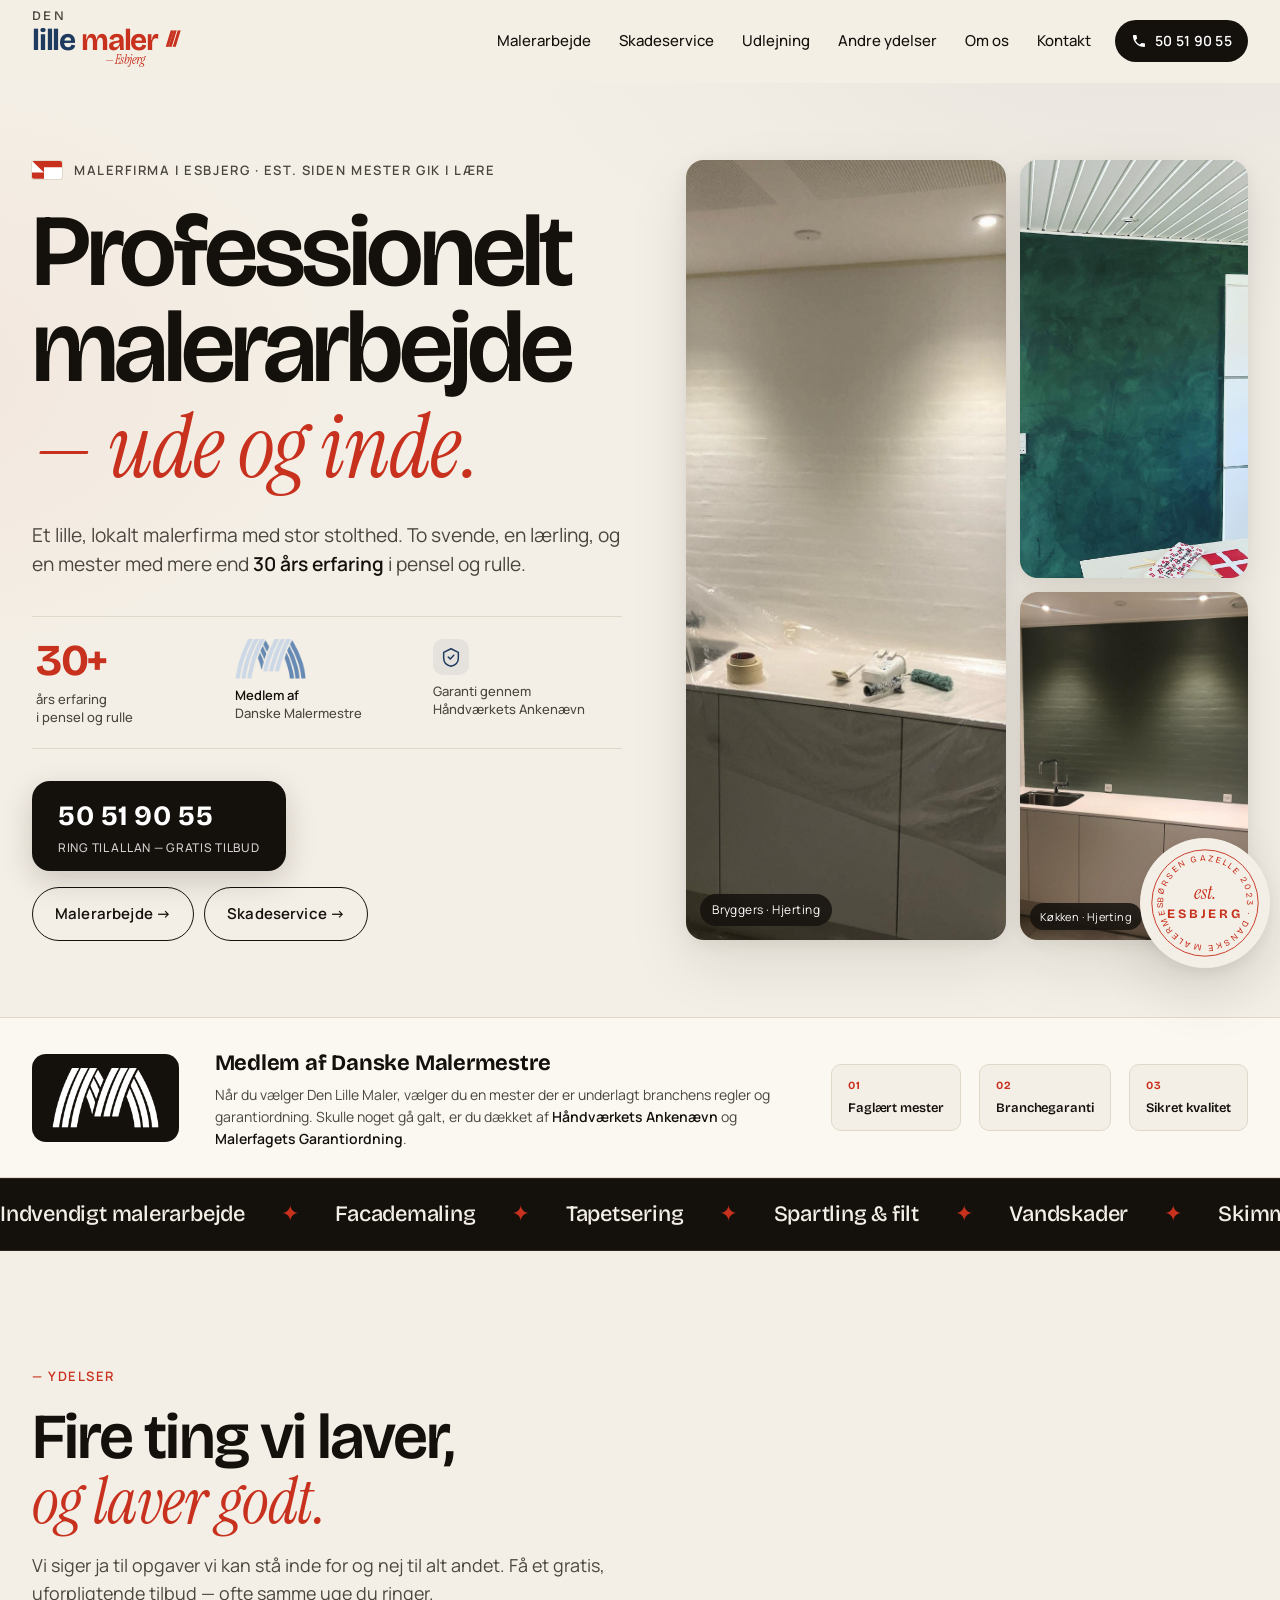
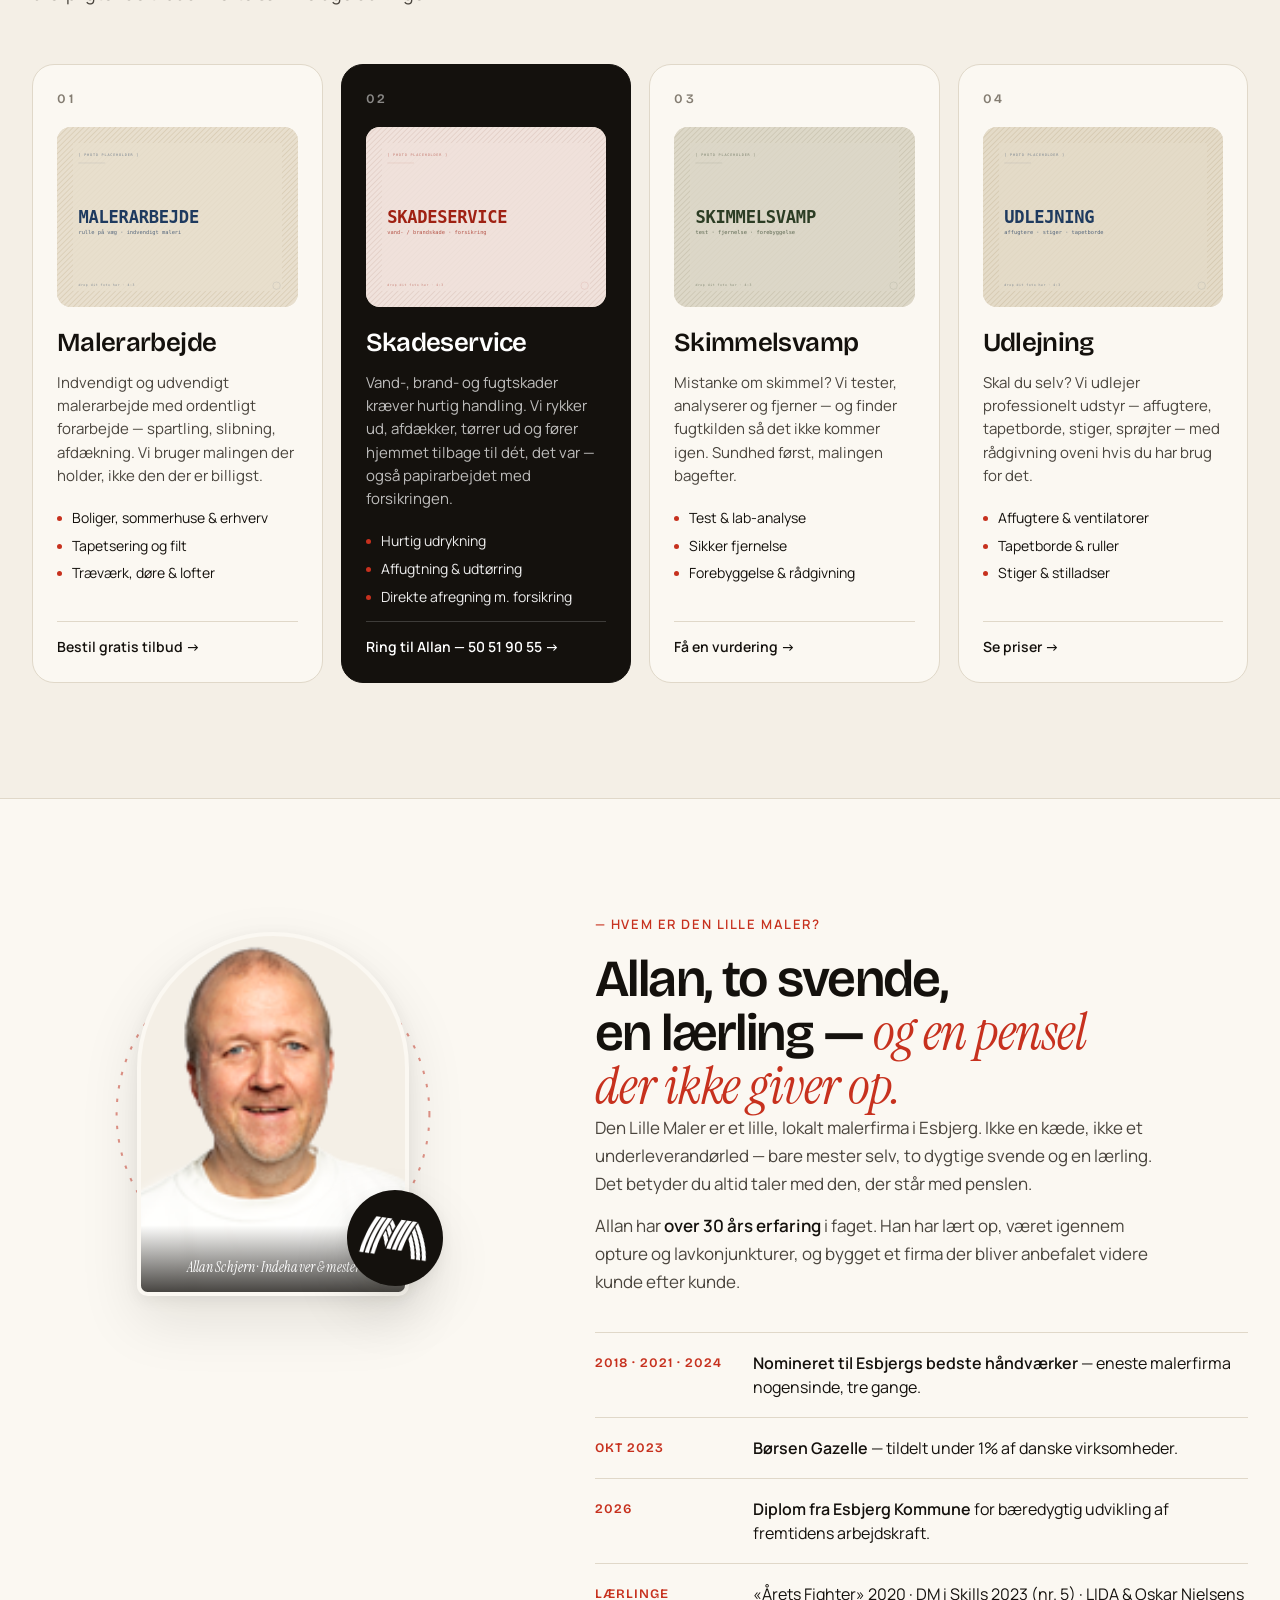
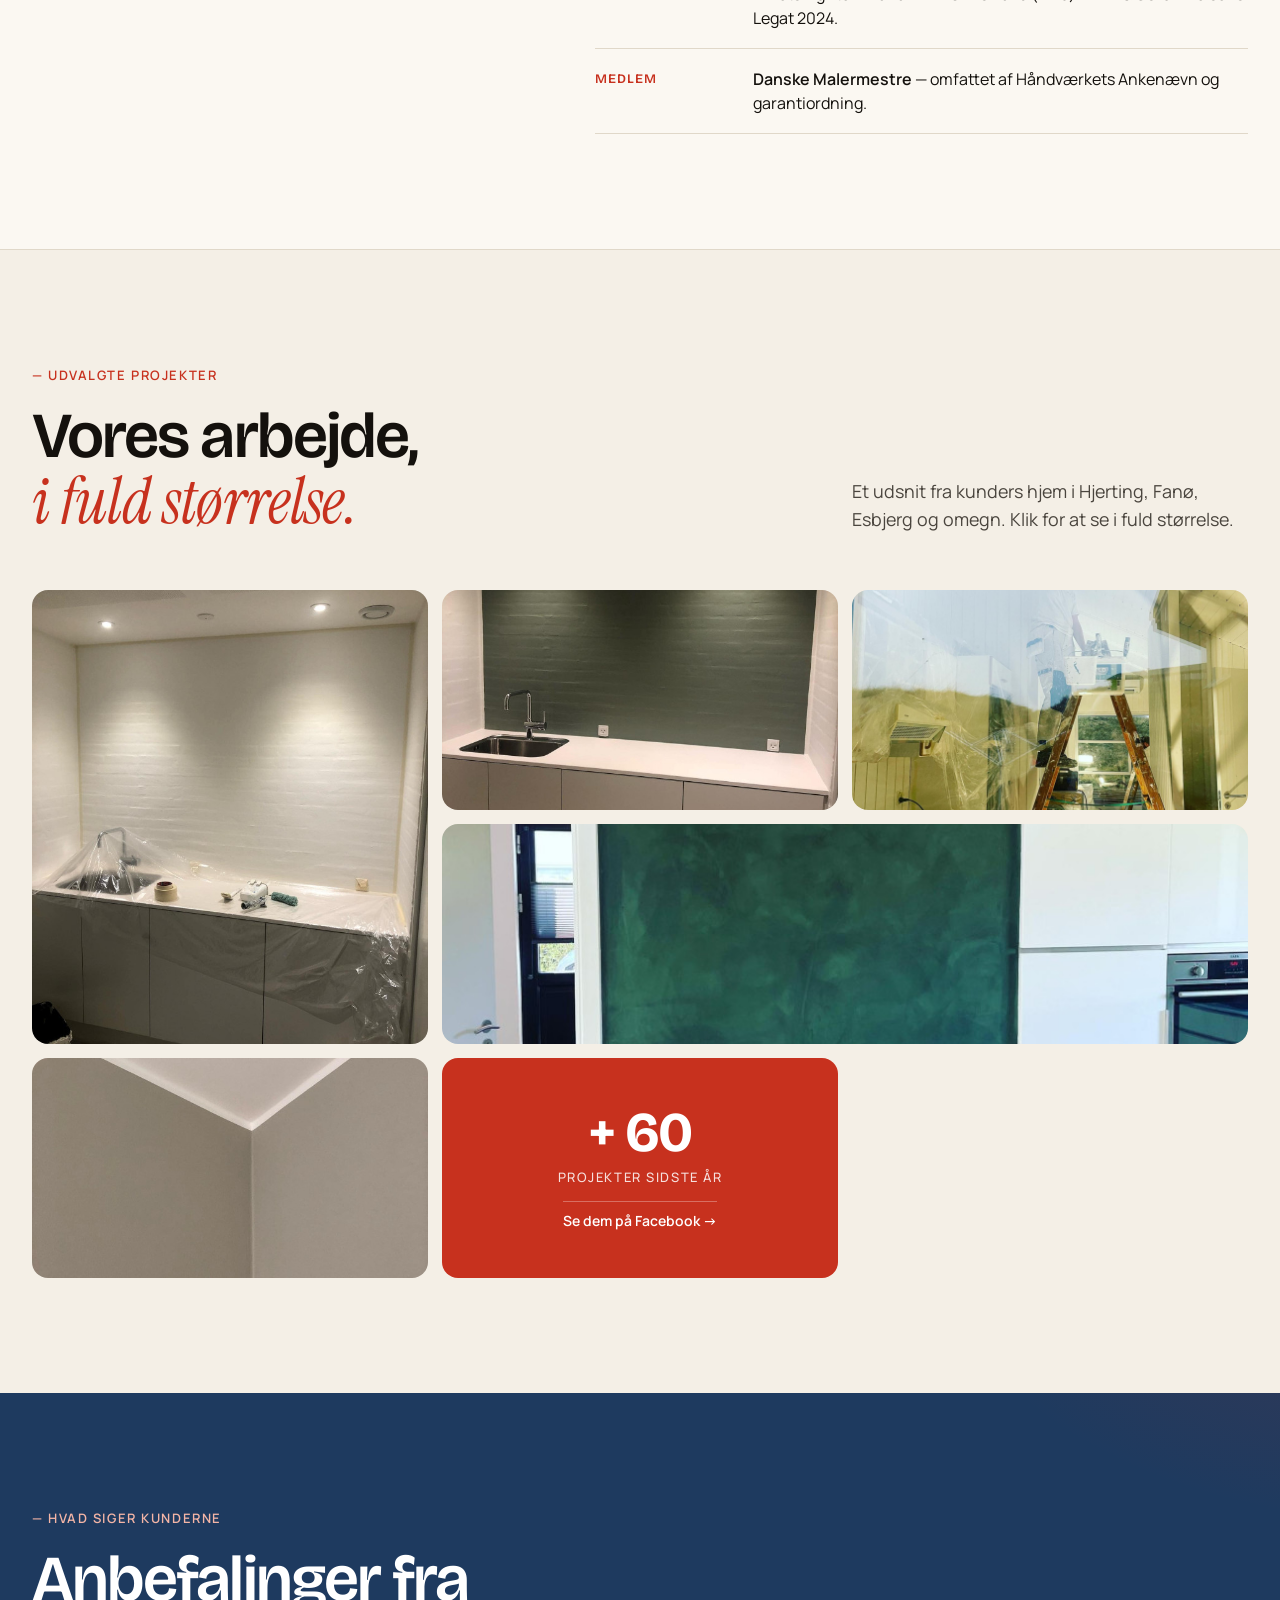
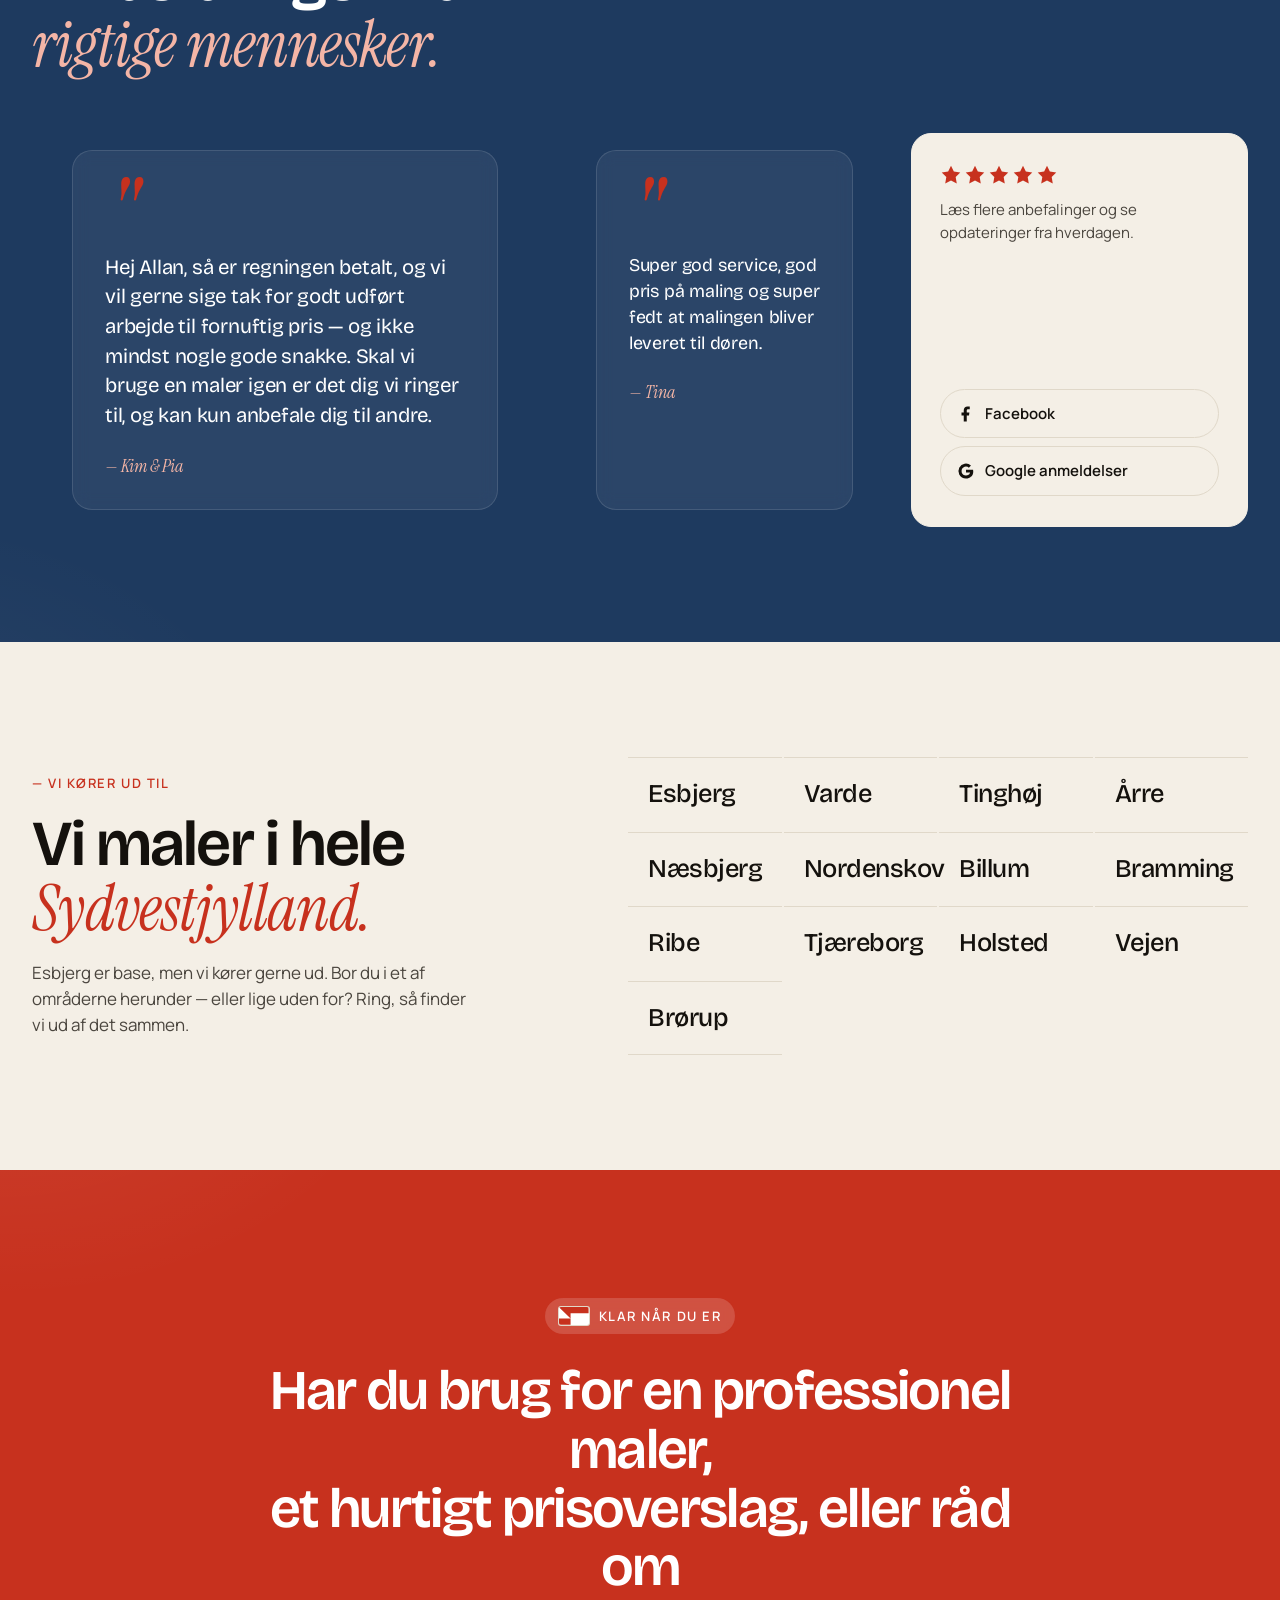
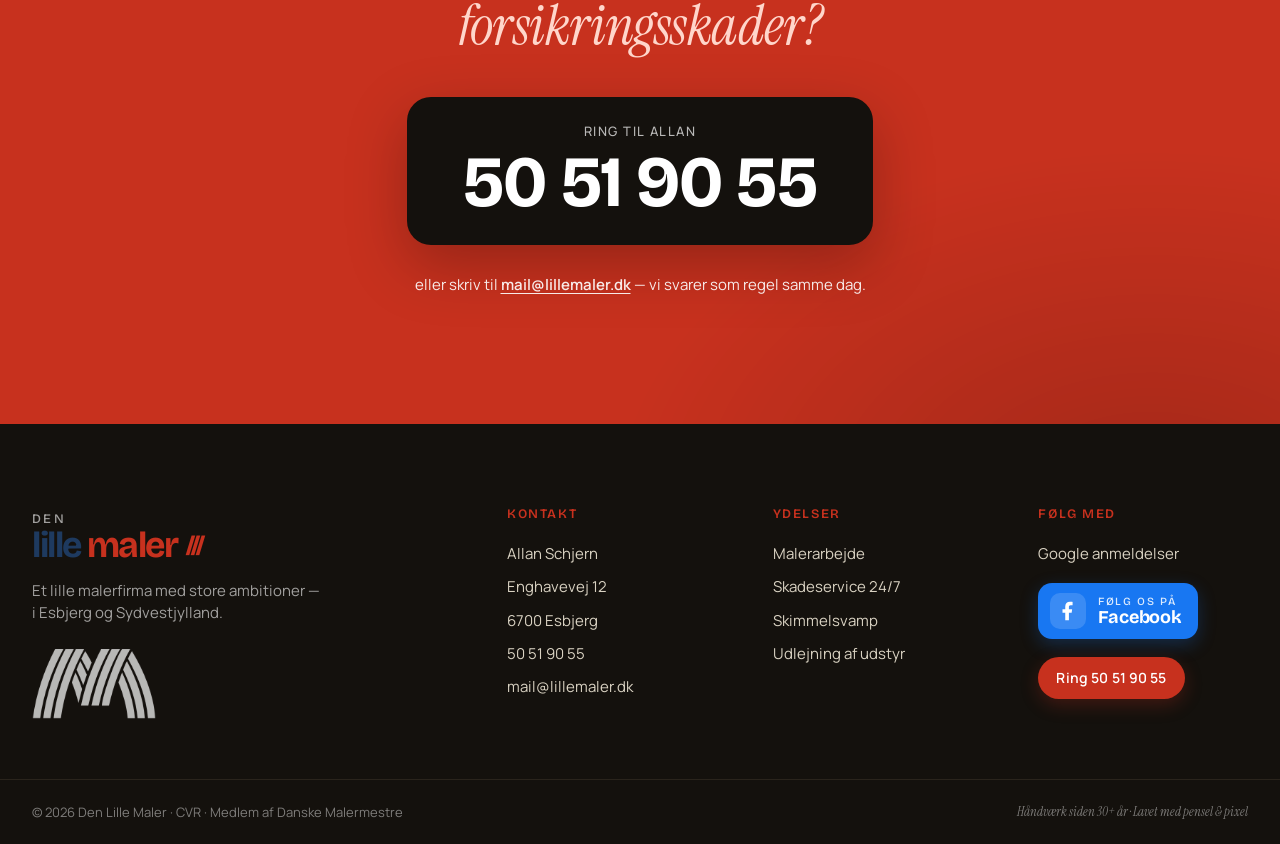
<file: index.html>
<!doctype html>
<html lang="da">
<head>
<meta charset="utf-8" />
<meta name="viewport" content="width=device-width,initial-scale=1,viewport-fit=cover" />
<title>Den Lille Maler — Malerfirma i Esbjerg · Maler Esbjerg, Varde, Ribe</title>
<meta name="description" content="Den Lille Maler er et lokalt malerfirma i Esbjerg med over 30 års erfaring. Malerarbejde, skadeservice og skimmelsvamp i Esbjerg, Varde og Ribe. Ring 50 51 90 55." />
<meta name="theme-color" content="#F4EFE6" />

<link rel="preconnect" href="https://fonts.googleapis.com" />
<link rel="preconnect" href="https://fonts.gstatic.com" crossorigin />
<link href="https://fonts.googleapis.com/css2?family=Bricolage+Grotesque:opsz,wght@12..96,400;12..96,500;12..96,600;12..96,700;12..96,800&family=Instrument+Serif:ital@0;1&family=Manrope:wght@300;400;500;600;700&display=swap" rel="stylesheet" />

<link rel="stylesheet" href="styles.css" />
</head>
<body>

<!-- ============== HEADER ============== -->
<header class="site-header" id="site-header">
  <div class="wrap header-inner">
    <a href="#top" class="wordmark" aria-label="Den Lille Maler — forside">
      <span class="wm-line-1">den</span>
      <span class="wm-line-2"><span class="wm-blue">lille</span> <span class="wm-red">maler</span><span class="wm-slash" aria-hidden="true">///</span></span>
      <span class="wm-tag">— Esbjerg</span>
    </a>

    <nav class="primary-nav" aria-label="Hovedmenu">
      <a href="#malerarbejde">Malerarbejde</a>
      <a href="#skadeservice">Skadeservice</a>
      <a href="#udlejning">Udlejning</a>
      <a href="#ydelser">Andre ydelser</a>
      <a href="#om">Om os</a>
      <a href="#kontakt">Kontakt</a>
    </nav>

    <a href="tel:+4550519055" class="header-cta">
      <svg viewBox="0 0 24 24" width="16" height="16" aria-hidden="true"><path fill="currentColor" d="M6.6 10.8a15.1 15.1 0 0 0 6.6 6.6l2.2-2.2a1 1 0 0 1 1-.25c1.1.36 2.3.56 3.5.56a1 1 0 0 1 1 1V20a1 1 0 0 1-1 1A17 17 0 0 1 3 4a1 1 0 0 1 1-1h3.5a1 1 0 0 1 1 1c0 1.2.2 2.4.56 3.5a1 1 0 0 1-.25 1z"/></svg>
      <span>50 51 90 55</span>
    </a>

    <button class="menu-btn" id="menuBtn" aria-label="Åbn menu" aria-expanded="false">
      <span></span><span></span><span></span>
    </button>
  </div>

  <!-- mobile menu -->
  <div class="mobile-menu" id="mobileMenu" aria-hidden="true">
    <nav aria-label="Mobilmenu">
      <a href="#malerarbejde">Malerarbejde</a>
      <a href="#skadeservice">Skadeservice</a>
      <a href="#udlejning">Udlejning</a>
      <a href="#ydelser">Andre ydelser</a>
      <a href="#om">Om os</a>
      <a href="#kontakt">Kontakt</a>
    </nav>
    <a href="tel:+4550519055" class="mm-call">Ring 50 51 90 55</a>
  </div>
</header>

<main id="top">

<!-- ============== HERO ============== -->
<section class="hero">
  <div class="wrap hero-inner">

    <div class="hero-left">
      <div class="eyebrow">
        <span class="flag-strip" aria-hidden="true"><i></i><i></i></span>
        Malerfirma i Esbjerg · est. siden mester gik i lære
      </div>

      <h1 class="hero-title">
        Professionelt<br />
        malerarbejde<br />
        <em class="serif">— ude og inde.</em>
      </h1>

      <p class="hero-lede">
        Et lille, lokalt malerfirma med stor stolthed. To svende, en lærling, og en
        mester med mere end <strong>30 års erfaring</strong> i pensel og rulle.
      </p>

      <div class="trust-row">
        <div class="trust">
          <span class="trust-num">30+</span>
          <span class="trust-lbl">års erfaring<br/>i pensel og rulle</span>
        </div>
        <div class="trust trust-dm">
          <img class="trust-dm-logo" src="assets/danske-malermestre.png" alt="Danske Malermestre"/>
          <span class="trust-lbl"><strong>Medlem af</strong><br/>Danske Malermestre</span>
        </div>
        <div class="trust">
          <span class="trust-ico" aria-hidden="true">
            <svg viewBox="0 0 24 24" width="22" height="22"><path fill="none" stroke="currentColor" stroke-width="1.6" stroke-linecap="round" stroke-linejoin="round" d="M4 7l8-4 8 4v6c0 5-3.5 8-8 9-4.5-1-8-4-8-9V7z"/><path fill="none" stroke="currentColor" stroke-width="1.6" stroke-linecap="round" stroke-linejoin="round" d="M9 12l2.2 2.2L15 10"/></svg>
          </span>
          <span class="trust-lbl">Garanti gennem<br/>Håndværkets Ankenævn</span>
        </div>
      </div>

      <div class="hero-cta">
        <a href="tel:+4550519055" class="btn btn-primary btn-phone">
          <span class="btn-phone-num">50 51 90 55</span>
          <span class="btn-phone-lbl">Ring til Allan — gratis tilbud</span>
        </a>
        <div class="hero-cta-row">
          <a href="#malerarbejde" class="btn btn-ghost">Malerarbejde →</a>
          <a href="#skadeservice" class="btn btn-ghost">Skadeservice →</a>
        </div>
      </div>
    </div>

    <div class="hero-right" aria-hidden="false">
      <div class="hero-photo hero-photo-main">
        <img src="assets/work-2.jpg" alt="Lyst bryggers i Hjerting efter malerarbejde" loading="eager" />
        <span class="hero-tag">Bryggers · Hjerting</span>
      </div>
      <div class="hero-photo hero-photo-side">
        <img src="assets/work-5.jpg" alt="Malerarbejde under loft, maler på stige med pensel" loading="eager" />
      </div>
      <div class="hero-photo hero-photo-third">
        <img src="assets/work-3.jpg" alt="Køkken med frisk grøn væg — Hjerting" loading="eager" />
        <span class="hero-tag hero-tag-sm">Køkken · Hjerting</span>
      </div>
      <div class="hero-stamp" aria-hidden="true">
        <svg viewBox="0 0 120 120" width="120" height="120">
          <defs>
            <path id="circ" d="M60,60 m-46,0 a46,46 0 1,1 92,0 a46,46 0 1,1 -92,0"/>
          </defs>
          <circle cx="60" cy="60" r="58" fill="none" stroke="currentColor" stroke-width="1"/>
          <text font-family="Bricolage Grotesque" font-size="9.5" letter-spacing="2.4" fill="currentColor">
            <textPath href="#circ" startOffset="0">BØRSEN GAZELLE 2023 · DANSKE MALERMESTRE · </textPath>
          </text>
          <text x="60" y="56" text-anchor="middle" font-family="Instrument Serif" font-style="italic" font-size="22" fill="currentColor">est.</text>
          <text x="60" y="76" text-anchor="middle" font-family="Bricolage Grotesque" font-weight="700" font-size="14" letter-spacing="3" fill="currentColor">ESBJERG</text>
        </svg>
      </div>
    </div>

  </div>

  <!-- Danske Malermestre membership band -->
  <div class="dm-band">
    <div class="wrap dm-band-inner">
      <a href="https://www.danskemalermestre.dk/" target="_blank" rel="noopener" class="dm-band-logo" aria-label="Medlem af Danske Malermestre">
        <img src="assets/danske-malermestre.png" alt="Danske Malermestre"/>
      </a>
      <div class="dm-band-text">
        <div class="dm-band-eyebrow">Medlem af Danske Malermestre</div>
        <p>Når du vælger Den Lille Maler, vælger du en mester der er underlagt branchens regler og garantiordning. Skulle noget gå galt, er du dækket af <strong>Håndværkets Ankenævn</strong> og <strong>Malerfagets Garantiordning</strong>.</p>
      </div>
      <div class="dm-band-points">
        <div class="dm-point"><span>01</span>Faglært mester</div>
        <div class="dm-point"><span>02</span>Branchegaranti</div>
        <div class="dm-point"><span>03</span>Sikret kvalitet</div>
      </div>
    </div>
  </div>

  <!-- marquee strip -->
  <div class="marquee" aria-hidden="true">
    <div class="marquee-track">
      <span>Indvendigt malerarbejde</span><span>✦</span>
      <span>Facademaling</span><span>✦</span>
      <span>Tapetsering</span><span>✦</span>
      <span>Spartling &amp; filt</span><span>✦</span>
      <span>Vandskader</span><span>✦</span>
      <span>Skimmelsvamp</span><span>✦</span>
      <span>Affugtning</span><span>✦</span>
      <span>Trælakering</span><span>✦</span>
      <span>Indvendigt malerarbejde</span><span>✦</span>
      <span>Facademaling</span><span>✦</span>
      <span>Tapetsering</span><span>✦</span>
      <span>Spartling &amp; filt</span><span>✦</span>
      <span>Vandskader</span><span>✦</span>
      <span>Skimmelsvamp</span><span>✦</span>
      <span>Affugtning</span><span>✦</span>
      <span>Trælakering</span><span>✦</span>
    </div>
  </div>
</section>

<!-- ============== SERVICES ============== -->
<section class="services" id="malerarbejde">
  <div class="wrap">
    <div class="section-head">
      <div class="sh-eyebrow">— Ydelser</div>
      <h2 class="section-title">
        Fire ting vi laver,<br/>
        <em class="serif">og laver godt.</em>
      </h2>
      <p class="section-lede">
        Vi siger ja til opgaver vi kan stå inde for og nej til alt andet. Få et gratis,
        uforpligtende tilbud — ofte samme uge du ringer.
      </p>
    </div>

    <div class="svc-grid">
      <article class="svc" id="malerarbejde-card">
        <div class="svc-num">01</div>
        <div class="svc-media">
          <img src="assets/ph-malerarbejde.svg" alt="Rulle på væg — indvendigt maleri" loading="lazy"/>
        </div>
        <h3 class="svc-title">Malerarbejde</h3>
        <p class="svc-desc">
          Indvendigt og udvendigt malerarbejde med ordentligt forarbejde — spartling,
          slibning, afdækning. Vi bruger malingen der holder, ikke den der er billigst.
        </p>
        <ul class="svc-list">
          <li>Boliger, sommerhuse &amp; erhverv</li>
          <li>Tapetsering og filt</li>
          <li>Træværk, døre &amp; lofter</li>
        </ul>
        <a href="#kontakt" class="svc-link">Bestil gratis tilbud →</a>
      </article>

      <article class="svc svc-accent" id="skadeservice">
        <div class="svc-num">02</div>
        <div class="svc-media">
          <img src="assets/ph-skadeservice.svg" alt="Vand- og brandskade — forsikring" loading="lazy"/>
        </div>
        <h3 class="svc-title">Skadeservice</h3>
        <p class="svc-desc">
          Vand-, brand- og fugtskader kræver hurtig handling. Vi rykker ud, afdækker,
          tørrer ud og fører hjemmet tilbage til dét, det var — også papirarbejdet med
          forsikringen.
        </p>
        <ul class="svc-list">
          <li>Hurtig udrykning</li>
          <li>Affugtning &amp; udtørring</li>
          <li>Direkte afregning m. forsikring</li>
        </ul>
        <a href="tel:+4550519055" class="svc-link svc-link-strong">Ring til Allan — 50 51 90 55 →</a>
      </article>

      <article class="svc" id="ydelser">
        <div class="svc-num">03</div>
        <div class="svc-media">
          <img src="assets/ph-skimmelsvamp.svg" alt="Skimmelsvamp på væg — test og fjernelse" loading="lazy"/>
        </div>
        <h3 class="svc-title">Skimmelsvamp</h3>
        <p class="svc-desc">
          Mistanke om skimmel? Vi tester, analyserer og fjerner — og finder
          fugtkilden så det ikke kommer igen. Sundhed først, malingen bagefter.
        </p>
        <ul class="svc-list">
          <li>Test &amp; lab-analyse</li>
          <li>Sikker fjernelse</li>
          <li>Forebyggelse &amp; rådgivning</li>
        </ul>
        <a href="#kontakt" class="svc-link">Få en vurdering →</a>
      </article>

      <article class="svc" id="udlejning">
        <div class="svc-num">04</div>
        <div class="svc-media">
          <img src="assets/ph-udlejning.svg" alt="Malerudstyr — affugtere, stiger, tapetborde" loading="lazy"/>
        </div>
        <h3 class="svc-title">Udlejning</h3>
        <p class="svc-desc">
          Skal du selv? Vi udlejer professionelt udstyr — affugtere, tapetborde,
          stiger, sprøjter — med rådgivning oveni hvis du har brug for det.
        </p>
        <ul class="svc-list">
          <li>Affugtere &amp; ventilatorer</li>
          <li>Tapetborde &amp; ruller</li>
          <li>Stiger &amp; stilladser</li>
        </ul>
        <a href="#kontakt" class="svc-link">Se priser →</a>
      </article>
    </div>
  </div>
</section>

<!-- ============== ABOUT ============== -->
<section class="about" id="om">
  <div class="wrap about-inner">
    <div class="about-photo">
      <div class="ap-frame">
        <img src="assets/owner.png" alt="Allan Schjern, indehaver af Den Lille Maler"/>
        <span class="ap-caption">Allan Schjern · Indehaver &amp; mester</span>
      </div>
      <div class="ap-badge" aria-hidden="true" title="Medlem af Danske Malermestre">
        <img src="assets/danske-malermestre.png" alt=""/>
      </div>
      <div class="ap-deco" aria-hidden="true">
        <svg viewBox="0 0 200 200" width="100%" height="100%">
          <circle cx="100" cy="100" r="92" fill="none" stroke="currentColor" stroke-dasharray="2 6" stroke-width="1.2"/>
        </svg>
      </div>
    </div>

    <div class="about-text">
      <div class="sh-eyebrow">— Hvem er den lille maler?</div>
      <h2 class="section-title section-title-tight">
        Allan, to svende,<br/>
        en lærling — <em class="serif">og en pensel<br/>der ikke giver op.</em>
      </h2>

      <p>
        Den Lille Maler er et lille, lokalt malerfirma i Esbjerg. Ikke en kæde, ikke et
        underleverandørled — bare mester selv, to dygtige svende og en lærling. Det
        betyder du altid taler med den, der står med penslen.
      </p>
      <p>
        Allan har <strong>over 30 års erfaring</strong> i faget. Han har lært op, været
        igennem opture og lavkonjunkturer, og bygget et firma der bliver
        anbefalet videre kunde efter kunde.
      </p>

      <ul class="awards">
        <li>
          <span class="aw-year">2018 · 2021 · 2024</span>
          <span class="aw-body"><strong>Nomineret til Esbjergs bedste håndværker</strong> — eneste malerfirma nogensinde, tre gange.</span>
        </li>
        <li>
          <span class="aw-year">Okt 2023</span>
          <span class="aw-body"><strong>Børsen Gazelle</strong> — tildelt under 1% af danske virksomheder.</span>
        </li>
        <li>
          <span class="aw-year">2026</span>
          <span class="aw-body"><strong>Diplom fra Esbjerg Kommune</strong> for bæredygtig udvikling af fremtidens arbejdskraft.</span>
        </li>
        <li>
          <span class="aw-year">Lærlinge</span>
          <span class="aw-body">«Årets Fighter» 2020 · DM i Skills 2023 (nr. 5) · LIDA &amp; Oskar Nielsens Legat 2024.</span>
        </li>
        <li>
          <span class="aw-year">Medlem</span>
          <span class="aw-body"><strong>Danske Malermestre</strong> — omfattet af Håndværkets Ankenævn og garantiordning.</span>
        </li>
      </ul>
    </div>
  </div>
</section>

<!-- ============== GALLERY ============== -->
<section class="gallery" id="galleri">
  <div class="wrap">
    <div class="section-head section-head-row">
      <div>
        <div class="sh-eyebrow">— Udvalgte projekter</div>
        <h2 class="section-title">
          Vores arbejde,<br/>
          <em class="serif">i fuld størrelse.</em>
        </h2>
      </div>
      <p class="section-lede gh-lede">
        Et udsnit fra kunders hjem i Hjerting, Fanø, Esbjerg og omegn. Klik for at se i fuld størrelse.
      </p>
    </div>

    <div class="gal-grid">
      <button class="gal-item gal-tall" data-src="assets/work-2.jpg" aria-label="Forstør billede"><img src="assets/work-2.jpg" alt="Lyst bryggers efter malerarbejde — Hjerting" loading="lazy"/><span class="gal-meta">Hjerting · bryggers</span></button>
      <button class="gal-item" data-src="assets/work-3.jpg" aria-label="Forstør billede"><img src="assets/work-3.jpg" alt="Køkken med grøn malet væg — Hjerting" loading="lazy"/><span class="gal-meta">Hjerting · køkken</span></button>
      <button class="gal-item" data-src="assets/work-1.jpg" aria-label="Forstør billede"><img src="assets/work-1.jpg" alt="Maler i arbejde under afdækning — Fanø" loading="lazy"/><span class="gal-meta">Fanø · sommerhus</span></button>
      <button class="gal-item gal-wide" data-src="assets/work-5.jpg" aria-label="Forstør billede"><img src="assets/work-5.jpg" alt="Stor grøn væg med håndmalet effekt — Esbjerg" loading="lazy"/><span class="gal-meta">Esbjerg · stue</span></button>
      <button class="gal-item" data-src="assets/work-4.jpg" aria-label="Forstør billede"><img src="assets/work-4.jpg" alt="Skarp malerkant mellem loft og væg" loading="lazy"/><span class="gal-meta">Hjerting · detalje</span></button>
      <button class="gal-item gal-cta" aria-label="Se flere projekter på Facebook" onclick="window.open('https://www.facebook.com/DENLILLEMALERESBJERG?locale=da_DK','_blank','noopener')">
        <span class="gal-cta-inner">
          <span class="gal-cta-num">+ 60</span>
          <span class="gal-cta-lbl">projekter sidste år</span>
          <span class="gal-cta-link">Se dem på Facebook →</span>
        </span>
      </button>
    </div>
  </div>
</section>

<!-- ============== TESTIMONIALS ============== -->
<section class="testimonials">
  <div class="wrap">
    <div class="section-head">
      <div class="sh-eyebrow">— Hvad siger kunderne</div>
      <h2 class="section-title">
        Anbefalinger fra<br/>
        <em class="serif">rigtige mennesker.</em>
      </h2>
    </div>

    <div class="quote-grid">
      <figure class="quote">
        <div class="q-mark" aria-hidden="true">"</div>
        <blockquote>
          Hej Allan, så er regningen betalt, og vi vil gerne sige tak for godt udført
          arbejde til fornuftig pris — og ikke mindst nogle gode snakke. Skal vi
          bruge en maler igen er det dig vi ringer til, og kan kun anbefale dig til
          andre.
        </blockquote>
        <figcaption>— Kim &amp; Pia</figcaption>
      </figure>

      <figure class="quote quote-alt">
        <div class="q-mark" aria-hidden="true">"</div>
        <blockquote>
          Super god service, god pris på maling og super fedt at malingen bliver
          leveret til døren.
        </blockquote>
        <figcaption>— Tina</figcaption>
      </figure>

      <div class="quote quote-meta">
        <div class="qm-stars" aria-label="Fem ud af fem stjerner">
          <svg viewBox="0 0 24 24" width="22" height="22"><path fill="currentColor" d="M12 2l3.1 6.3 7 1-5 4.9 1.2 7-6.3-3.3-6.3 3.3 1.2-7-5-4.9 7-1z"/></svg>
          <svg viewBox="0 0 24 24" width="22" height="22"><path fill="currentColor" d="M12 2l3.1 6.3 7 1-5 4.9 1.2 7-6.3-3.3-6.3 3.3 1.2-7-5-4.9 7-1z"/></svg>
          <svg viewBox="0 0 24 24" width="22" height="22"><path fill="currentColor" d="M12 2l3.1 6.3 7 1-5 4.9 1.2 7-6.3-3.3-6.3 3.3 1.2-7-5-4.9 7-1z"/></svg>
          <svg viewBox="0 0 24 24" width="22" height="22"><path fill="currentColor" d="M12 2l3.1 6.3 7 1-5 4.9 1.2 7-6.3-3.3-6.3 3.3 1.2-7-5-4.9 7-1z"/></svg>
          <svg viewBox="0 0 24 24" width="22" height="22"><path fill="currentColor" d="M12 2l3.1 6.3 7 1-5 4.9 1.2 7-6.3-3.3-6.3 3.3 1.2-7-5-4.9 7-1z"/></svg>
        </div>
        <p class="qm-text">Læs flere anbefalinger og se opdateringer fra hverdagen.</p>
        <div class="qm-links">
          <a href="https://www.facebook.com/DENLILLEMALERESBJERG?locale=da_DK" target="_blank" rel="noopener" class="qm-link">
            <svg viewBox="0 0 24 24" width="18" height="18" aria-hidden="true"><path fill="currentColor" d="M13 22v-8h3l.5-4H13V7.5c0-1.1.3-1.9 1.9-1.9H17V2.1C16.6 2 15.4 2 14 2c-3 0-5 1.8-5 5.1V10H6v4h3v8z"/></svg>
            Facebook
          </a>
          <a href="https://www.google.com/search?q=den+lille+maler+esbjerg&si=AL3DRZHrmvnFAVQPOO2Bzhf8AX9KZZ6raUI_dT7DG_z0kV2_x8YoRAnv_HqqLJMCxfHM5_S_ifrX7obbY1nYzdn87W2Lw3tdPLkHxSUUyn-URvtzEN1JWi8%3D" target="_blank" rel="noopener" class="qm-link">
            <svg viewBox="0 0 24 24" width="18" height="18" aria-hidden="true"><path fill="currentColor" d="M21.6 12.2c0-.7-.1-1.4-.2-2H12v3.8h5.4c-.2 1.3-1 2.4-2 3.1v2.6h3.3c2-1.8 3-4.5 3-7.5z"/><path fill="currentColor" d="M12 22c2.7 0 5-.9 6.6-2.4l-3.3-2.6c-.9.6-2 1-3.4 1-2.6 0-4.8-1.8-5.6-4.1H3v2.6A10 10 0 0 0 12 22z"/><path fill="currentColor" d="M6.4 13.9a6 6 0 0 1 0-3.8V7.5H3a10 10 0 0 0 0 9z"/><path fill="currentColor" d="M12 6.1c1.5 0 2.8.5 3.8 1.5l2.8-2.8A10 10 0 0 0 3 7.5l3.4 2.6c.8-2.3 3-4.1 5.6-4.1z"/></svg>
            Google anmeldelser
          </a>
        </div>
      </div>
    </div>
  </div>
</section>

<!-- ============== SERVICE AREA ============== -->
<section class="area">
  <div class="wrap area-inner">
    <div class="area-text">
      <div class="sh-eyebrow">— Vi kører ud til</div>
      <h2 class="section-title">
        Vi maler i hele<br/>
        <em class="serif">Sydvestjylland.</em>
      </h2>
      <p>
        Esbjerg er base, men vi kører gerne ud. Bor du i et af områderne herunder — eller
        lige uden for? Ring, så finder vi ud af det sammen.
      </p>
    </div>
    <ul class="area-list" aria-label="Vores arbejdsområde">
      <li>Esbjerg</li><li>Varde</li><li>Tinghøj</li><li>Årre</li>
      <li>Næsbjerg</li><li>Nordenskov</li><li>Billum</li><li>Bramming</li>
      <li>Ribe</li><li>Tjæreborg</li><li>Holsted</li><li>Vejen</li>
      <li>Brørup</li>
    </ul>
  </div>
</section>

<!-- ============== CTA / KONTAKT ============== -->
<section class="cta" id="kontakt">
  <div class="wrap">
    <div class="cta-inner">
      <div class="cta-eyebrow">
        <span class="flag-strip" aria-hidden="true"><i></i><i></i></span>
        Klar når du er
      </div>
      <h2 class="cta-title">
        Har du brug for en professionel maler,<br/>
        et hurtigt prisoverslag, eller råd om<br/>
        <em class="serif">forsikringsskader?</em>
      </h2>

      <a href="tel:+4550519055" class="cta-phone">
        <span class="cta-phone-lbl">Ring til Allan</span>
        <span class="cta-phone-num">50&nbsp;51&nbsp;90&nbsp;55</span>
      </a>

      <div class="cta-alt">
        eller skriv til <a href="mailto:mail@lillemaler.dk">mail@lillemaler.dk</a>
        — vi svarer som regel samme dag.
      </div>
    </div>
  </div>
</section>

</main>

<!-- ============== FOOTER ============== -->
<footer class="site-footer" id="kontakt-footer">
  <div class="wrap footer-inner">
    <div class="ft-brand">
      <div class="wordmark wordmark-ft" aria-label="Den Lille Maler">
        <span class="wm-line-1">den</span>
        <span class="wm-line-2"><span class="wm-blue">lille</span> <span class="wm-red">maler</span><span class="wm-slash" aria-hidden="true">///</span></span>
      </div>
      <p class="ft-tag">Et lille malerfirma med store ambitioner — i Esbjerg og Sydvestjylland.</p>
      <img class="ft-badge" src="assets/danske-malermestre.png" alt="Medlem af Danske Malermestre"/>
    </div>

    <div class="ft-col">
      <div class="ft-hd">Kontakt</div>
      <ul>
        <li>Allan Schjern</li>
        <li>Enghavevej 12</li>
        <li>6700 Esbjerg</li>
        <li><a href="tel:+4550519055">50 51 90 55</a></li>
        <li><a href="mailto:mail@lillemaler.dk">mail@lillemaler.dk</a></li>
      </ul>
    </div>

    <div class="ft-col">
      <div class="ft-hd">Ydelser</div>
      <ul>
        <li><a href="#malerarbejde">Malerarbejde</a></li>
        <li><a href="#skadeservice">Skadeservice 24/7</a></li>
        <li><a href="#ydelser">Skimmelsvamp</a></li>
        <li><a href="#udlejning">Udlejning af udstyr</a></li>
      </ul>
    </div>

    <div class="ft-col">
      <div class="ft-hd">Følg med</div>
      <ul>
        <li><a href="https://www.google.com/search?q=den+lille+maler+esbjerg&si=AL3DRZHrmvnFAVQPOO2Bzhf8AX9KZZ6raUI_dT7DG_z0kV2_x8YoRAnv_HqqLJMCxfHM5_S_ifrX7obbY1nYzdn87W2Lw3tdPLkHxSUUyn-URvtzEN1JWi8%3D" target="_blank" rel="noopener">Google anmeldelser</a></li>
      </ul>
      <a href="https://www.facebook.com/DENLILLEMALERESBJERG?locale=da_DK" class="ft-fb" target="_blank" rel="noopener" aria-label="Den Lille Maler på Facebook">
        <span class="ft-fb-ico" aria-hidden="true">
          <svg viewBox="0 0 24 24" width="22" height="22"><path fill="currentColor" d="M13 22v-8h3l.5-4H13V7.5c0-1.1.3-1.9 1.9-1.9H17V2.1C16.6 2 15.4 2 14 2c-3 0-5 1.8-5 5.1V10H6v4h3v8z"/></svg>
        </span>
        <span class="ft-fb-text">
          <span class="ft-fb-lbl">Følg os på</span>
          <span class="ft-fb-name">Facebook</span>
        </span>
      </a>
      <div class="ft-cta">
        <a href="tel:+4550519055" class="btn btn-primary btn-sm">Ring 50 51 90 55</a>
      </div>
    </div>
  </div>

  <div class="ft-bottom">
    <div class="wrap ft-bottom-inner">
      <span>© 2026 Den Lille Maler · CVR · Medlem af Danske Malermestre</span>
      <span class="ft-credits">Håndværk siden 30+ år · Lavet med pensel &amp; pixel</span>
    </div>
  </div>
</footer>

<!-- mobile sticky phone -->
<a href="tel:+4550519055" class="sticky-phone" aria-label="Ring 50 51 90 55">
  <svg viewBox="0 0 24 24" width="20" height="20" aria-hidden="true"><path fill="currentColor" d="M6.6 10.8a15.1 15.1 0 0 0 6.6 6.6l2.2-2.2a1 1 0 0 1 1-.25c1.1.36 2.3.56 3.5.56a1 1 0 0 1 1 1V20a1 1 0 0 1-1 1A17 17 0 0 1 3 4a1 1 0 0 1 1-1h3.5a1 1 0 0 1 1 1c0 1.2.2 2.4.56 3.5a1 1 0 0 1-.25 1z"/></svg>
  <span>50 51 90 55</span>
</a>

<!-- lightbox -->
<div class="lightbox" id="lightbox" aria-hidden="true" role="dialog">
  <button class="lb-close" id="lbClose" aria-label="Luk">×</button>
  <img id="lbImg" alt=""/>
</div>

<script src="app.js"></script>
</body>
</html>
</file>
<file: styles.css>
/* =============================================================
   DEN LILLE MALER — visual system
   ============================================================= */
:root{
  /* palette */
  --red: #C7311E;          /* warm Danish red — confident, slightly rust */
  --red-deep: #9F2113;     /* for hover / pressed */
  --red-ink: #4A1208;
  --blue: #1E3A5F;         /* deep navy */
  --blue-deep: #15294A;
  --cream: #F4EFE6;        /* warm off-white background */
  --paper: #FBF8F2;        /* slightly lighter card surface */
  --ink: #14110D;          /* near-black, warm */
  --ink-soft: #4A453E;
  --mute: #847D72;
  --line: #E0D8C9;         /* warm hairline */
  --line-strong: #C8BEAA;
  --shadow: 0 1px 2px rgba(20,17,13,.04), 0 8px 24px rgba(20,17,13,.06);
  --shadow-lg: 0 4px 16px rgba(20,17,13,.06), 0 24px 60px rgba(20,17,13,.10);

  /* type */
  --ff-display: 'Bricolage Grotesque', system-ui, sans-serif;
  --ff-serif: 'Instrument Serif', 'Times New Roman', serif;
  --ff-body: 'Manrope', system-ui, sans-serif;

  --r: 14px;        /* radius */
  --r-sm: 8px;

  /* layout knobs — driven by Tweaks panel */
  --wrap-max: 1800px;
  --wrap-pad: 32px;
  --header-h: 82px;
  --hero-photo-h: 780px;
}

/* reset-ish */
*, *::before, *::after { box-sizing: border-box; }
html, body { margin:0; padding:0; }
html { scroll-behavior: smooth; -webkit-text-size-adjust: 100%; }
body{
  font-family: var(--ff-body);
  color: var(--ink);
  background: var(--cream);
  -webkit-font-smoothing: antialiased;
  text-rendering: optimizeLegibility;
  font-size: 17px;
  line-height: 1.55;
  overflow-x: hidden;
}
img, svg { display:block; max-width:100%; }
button { font: inherit; color: inherit; cursor: pointer; background:none; border:0; padding:0; }
a { color: inherit; text-decoration: none; }
a:focus-visible, button:focus-visible{
  outline: 2px solid var(--red);
  outline-offset: 3px;
  border-radius: 4px;
}

/* layout */
.wrap{ width: min(var(--wrap-max), 100% - 32px); margin-inline: auto; }
@media (min-width: 1100px){ .wrap{ width: min(var(--wrap-max), 100% - calc(var(--wrap-pad) * 2)); } }

/* ----- type helpers ----- */
.serif{ font-family: var(--ff-serif); font-style: italic; font-weight: 400; letter-spacing: -.01em; }
.section-title{
  font-family: var(--ff-display);
  font-weight: 600;
  font-size: clamp(34px, 5vw, 64px);
  line-height: 1.02;
  letter-spacing: -0.03em;
  margin: 0;
  color: var(--ink);
}
.section-title-tight{ font-size: clamp(30px, 4.2vw, 52px); }
.section-title .serif{ color: var(--red); }
.section-lede{
  font-size: clamp(16px, 1.4vw, 19px);
  color: var(--ink-soft);
  max-width: 56ch;
  margin: 18px 0 0;
}
.sh-eyebrow{
  font-family: var(--ff-body);
  font-weight: 600;
  font-size: 13px;
  letter-spacing: .12em;
  text-transform: uppercase;
  color: var(--red);
  margin-bottom: 18px;
}

/* ====== UTILITY BAR (removed — retained classes for legacy) ====== */
.utility{ display:none; }
.hide-sm{ display: none; }
@media (min-width: 760px){ .hide-sm{ display: inline-flex; } span.hide-sm{ display: inline; } }

/* ====== HEADER ====== */
.site-header{
  position: sticky;
  top: 0;
  z-index: 50;
  background: rgba(244, 239, 230, .85);
  backdrop-filter: saturate(120%) blur(12px);
  -webkit-backdrop-filter: saturate(120%) blur(12px);
  border-bottom: 1px solid transparent;
  transition: border-color .3s, background .3s;
}
.site-header.scrolled{
  border-bottom-color: var(--line);
  background: rgba(244, 239, 230, .96);
}
.header-inner{
  height: var(--header-h);
  display: flex;
  align-items: center;
  gap: 24px;
}

/* WORDMARK */
.wordmark{
  display: inline-grid;
  grid-template-columns: auto auto;
  align-items: end;
  gap: 0 6px;
  font-family: var(--ff-display);
  line-height: .9;
  letter-spacing: -0.035em;
  color: var(--ink);
  position: relative;
  padding-right: 4px;
}
.wm-line-1{
  grid-column: 1;
  font-size: 13px;
  font-weight: 500;
  letter-spacing: .18em;
  text-transform: uppercase;
  color: var(--ink-soft);
  padding-bottom: 4px;
}
.wm-line-2{
  grid-column: 1 / span 2;
  font-size: 30px;
  font-weight: 700;
  display: inline-flex;
  align-items: baseline;
  gap: 6px;
  letter-spacing: -0.04em;
}
.wm-blue{ color: var(--blue); }
.wm-red{ color: var(--red); }
.wm-slash{
  color: var(--red);
  font-size: .68em;
  letter-spacing: -0.08em;
  margin-left: 2px;
  align-self: center;
  font-weight: 800;
  transform: translateY(-1px);
}
.wm-tag{
  grid-column: 2;
  font-family: var(--ff-serif);
  font-style: italic;
  font-size: 13px;
  color: var(--red);
  padding-bottom: 5px;
  align-self: end;
  display: none;
}
@media (min-width: 980px){ .wm-tag{ display: inline; } }

.primary-nav{
  display: none;
  margin-left: auto;
  gap: 28px;
  font-size: 15px;
  font-weight: 500;
}
.primary-nav a{
  color: var(--ink);
  position: relative;
  padding: 6px 0;
  transition: color .2s;
}
.primary-nav a::after{
  content:'';
  position: absolute; left:50%; bottom: 0;
  width: 0; height: 2px;
  background: var(--red);
  transition: width .3s ease, left .3s ease;
}
.primary-nav a:hover{ color: var(--red); }
.primary-nav a:hover::after{ width:100%; left:0; }
@media (min-width: 1080px){ .primary-nav{ display: inline-flex; } }

.header-cta{
  display: none;
  align-items: center;
  gap: 8px;
  background: var(--ink);
  color: #fff;
  padding: 10px 16px;
  border-radius: 999px;
  font-weight: 600;
  font-size: 14px;
  letter-spacing: .02em;
  transition: background .2s, transform .2s;
  margin-left: auto;
}
.header-cta:hover{ background: var(--red); transform: translateY(-1px); }
.header-cta svg{ flex: 0 0 16px; }
@media (min-width: 1080px){ .header-cta{ display: inline-flex; margin-left: 0; } }
@media (min-width: 760px) and (max-width: 1079px){ .header-cta{ display: inline-flex; } }

.menu-btn{
  display: inline-flex;
  flex-direction: column;
  justify-content: center;
  gap: 5px;
  margin-left: auto;
  width: 44px; height: 44px;
  align-items: center;
}
.menu-btn span{
  width: 22px; height: 2px; background: var(--ink);
  transition: transform .25s, opacity .2s;
}
.menu-btn.open span:nth-child(1){ transform: translateY(7px) rotate(45deg); }
.menu-btn.open span:nth-child(2){ opacity: 0; }
.menu-btn.open span:nth-child(3){ transform: translateY(-7px) rotate(-45deg); }
@media (min-width: 1080px){ .menu-btn{ display: none; } }

/* mobile menu */
.mobile-menu{
  position: fixed;
  left:0; right:0;
  top: var(--header-h);
  bottom: 0;
  background: var(--cream);
  padding: 40px 24px;
  display: flex;
  flex-direction: column;
  gap: 28px;
  transform: translateY(-100%);
  opacity: 0;
  pointer-events: none;
  transition: transform .35s ease, opacity .25s ease;
  z-index: 40;
  border-top: 1px solid var(--line);
}
.mobile-menu.open{ transform: translateY(0); opacity: 1; pointer-events: auto; }
.mobile-menu nav{
  display: flex;
  flex-direction: column;
  gap: 4px;
}
.mobile-menu nav a{
  font-family: var(--ff-display);
  font-size: 32px;
  font-weight: 600;
  letter-spacing: -.02em;
  padding: 14px 0;
  border-bottom: 1px solid var(--line);
}
.mm-call{
  margin-top: auto;
  background: var(--red);
  color: #fff;
  text-align: center;
  padding: 18px;
  border-radius: 999px;
  font-weight: 600;
  font-size: 18px;
  letter-spacing: .02em;
}

/* ====== BUTTONS ====== */
.btn{
  display: inline-flex;
  align-items: center;
  justify-content: center;
  gap: 8px;
  padding: 14px 22px;
  border-radius: 999px;
  font-weight: 600;
  font-size: 15px;
  letter-spacing: .01em;
  transition: transform .2s ease, background .2s ease, color .2s ease, box-shadow .2s ease;
}
.btn-primary{ background: var(--red); color:#fff; box-shadow: 0 6px 18px rgba(199,49,30,.25); }
.btn-primary:hover{ background: var(--red-deep); transform: translateY(-1px); box-shadow: 0 10px 28px rgba(199,49,30,.32); }
.btn-ghost{
  background: transparent;
  color: var(--ink);
  border: 1.5px solid var(--ink);
}
.btn-ghost:hover{ background: var(--ink); color: var(--cream); }
.btn-sm{ padding: 10px 18px; font-size: 14px; }
.btn-phone{
  flex-direction: column;
  padding: 14px 26px;
  gap: 0;
  align-items: flex-start;
  border-radius: 18px;
  background: var(--ink);
  box-shadow: 0 10px 30px rgba(20,17,13,.18);
}
.btn-phone:hover{ background: var(--red); }
.btn-phone-num{ font-size: 28px; font-weight: 700; letter-spacing: .02em; font-family: var(--ff-display); }
.btn-phone-lbl{ font-size: 12px; opacity: .8; font-weight: 500; letter-spacing: .06em; text-transform: uppercase; }

/* ====== HERO ====== */
.hero{
  position: relative;
  padding: clamp(40px, 6vw, 88px) 0 0;
  overflow: hidden;
}
.hero::before{
  content:'';
  position: absolute;
  inset: 0 0 200px 0;
  background:
    radial-gradient(1100px 600px at 90% -10%, rgba(30,58,95,.06), transparent 60%),
    radial-gradient(800px 500px at -10% 30%, rgba(199,49,30,.05), transparent 60%);
  pointer-events:none;
}
.hero-inner{
  display: grid;
  grid-template-columns: 1fr;
  gap: 48px;
  position: relative;
  padding-bottom: clamp(40px, 6vw, 90px);
}
@media (min-width: 980px){
  .hero-inner{
    grid-template-columns: 1.05fr 1fr;
    gap: 64px;
    align-items: center;
  }
}

.eyebrow{
  display: inline-flex;
  align-items: center;
  gap: 12px;
  font-size: 13px;
  letter-spacing: .12em;
  text-transform: uppercase;
  color: var(--ink-soft);
  font-weight: 600;
  margin-bottom: 24px;
}
.flag-strip{
  display: inline-flex;
  width: 30px; height: 18px;
  position: relative;
  background: #fff;
  border-radius: 2px;
  overflow: hidden;
  box-shadow: 0 0 0 1px var(--line);
}
.flag-strip i:nth-child(1){
  position: absolute; inset: 0;
  background: var(--red);
  clip-path: polygon(0 0, 100% 0, 100% 36%, 40% 36%, 40% 100%, 0 100%, 0 64%, 40% 64%);
}
.flag-strip i:nth-child(2){
  position: absolute; inset: 0;
  /* makes the white cross by inverting */
  background: transparent;
}

.hero-title{
  font-family: var(--ff-display);
  font-weight: 600;
  font-size: clamp(46px, 8vw, 104px);
  line-height: .94;
  letter-spacing: -0.04em;
  margin: 0;
  color: var(--ink);
}
.hero-title em.serif{ color: var(--red); font-size: 0.86em; }
.hero-lede{
  margin: 28px 0 0;
  font-size: clamp(17px, 1.5vw, 21px);
  color: var(--ink-soft);
  max-width: 50ch;
  line-height: 1.55;
}
.hero-lede strong{ color: var(--ink); font-weight: 600; }

.trust-row{
  margin: 36px 0 0;
  display: grid;
  grid-template-columns: repeat(3, 1fr);
  gap: 14px;
  padding: 22px 4px;
  border-top: 1px solid var(--line);
  border-bottom: 1px solid var(--line);
}
.trust{
  display: flex;
  flex-direction: column;
  gap: 8px;
  align-items: flex-start;
}
.trust-num{
  font-family: var(--ff-display);
  font-weight: 700;
  font-size: clamp(32px, 3.6vw, 44px);
  line-height: 1;
  color: var(--red);
  letter-spacing: -0.03em;
}
.trust-ico{
  color: var(--blue);
  width: 36px; height: 36px;
  display: inline-flex; align-items: center; justify-content: center;
  border-radius: 10px;
  background: rgba(30,58,95,.07);
}
.trust-dm-logo{
  height: 40px;
  width: auto;
  object-fit: contain;
  object-position: left center;
}
.trust-lbl{
  font-size: 13px;
  font-weight: 500;
  color: var(--ink-soft);
  line-height: 1.35;
}
.trust-lbl strong{ color: var(--ink); font-weight: 600; }
@media (max-width: 559px){
  .trust-row{ grid-template-columns: 1fr; gap: 18px; }
  .trust{ flex-direction: row; align-items: center; gap: 14px; }
  .trust-num{ font-size: 36px; }
}

.hero-cta{
  margin: 32px 0 0;
  display: flex;
  flex-direction: column;
  gap: 16px;
  align-items: flex-start;
}
.hero-cta-row{ display: flex; gap: 10px; flex-wrap: wrap; }
@media (min-width: 560px){
  .hero-cta{ flex-direction: row; align-items: center; flex-wrap: wrap; }
}

/* hero right */
.hero-right{
  position: relative;
  min-height: var(--hero-photo-h, 480px);
  max-height: var(--hero-photo-h, 480px);
  align-self: center;
  display: grid;
  grid-template-columns: 1.4fr 1fr;
  grid-template-rows: 1.2fr 1fr;
  gap: 14px;
}
@media (max-width: 979px){
  .hero-right{ min-height: 340px; max-height: 400px; }
}
.hero-photo{
  position: relative;
  overflow: hidden;
  border-radius: 18px;
  background: var(--line);
  box-shadow: var(--shadow-lg);
}
.hero-photo img{
  width: 100%; height: 100%; object-fit: cover;
  transition: transform 1.2s ease;
}
.hero-photo:hover img{ transform: scale(1.04); }
.hero-photo-main{
  grid-row: 1 / span 2;
  grid-column: 1;
}
.hero-photo-side{
  grid-column: 2;
  grid-row: 1;
}
.hero-photo-third{
  grid-column: 2;
  grid-row: 2;
}
.hero-tag{
  position: absolute;
  left: 14px; bottom: 14px;
  background: rgba(20,17,13, .82);
  color: #fff;
  font-size: 12px;
  padding: 7px 12px;
  border-radius: 999px;
  letter-spacing: .04em;
  backdrop-filter: blur(8px);
}
.hero-tag-sm{ font-size: 11px; padding: 5px 10px; left: 10px; bottom: 10px; }
.hero-stamp{
  position: absolute;
  right: -22px; bottom: -28px;
  color: var(--red);
  background: var(--cream);
  border-radius: 50%;
  width: 130px; height: 130px;
  display: grid;
  place-items: center;
  box-shadow: var(--shadow-lg);
  animation: spin 30s linear infinite;
  z-index: 3;
}
.hero-stamp svg{ width: 110px; height: 110px; }
@keyframes spin{ to{ transform: rotate(360deg); } }
@media (max-width: 559px){ .hero-stamp{ width: 100px; height: 100px; right: -10px; bottom: -16px; } .hero-stamp svg{ width: 88px; height: 88px; } }

/* ====== DANSKE MALERMESTRE BAND ====== */
.dm-band{
  background: var(--paper);
  border-block: 1px solid var(--line);
}
.dm-band-inner{
  padding: 28px 0;
  display: grid;
  grid-template-columns: auto 1fr auto;
  gap: 36px;
  align-items: center;
}
@media (max-width: 900px){
  .dm-band-inner{ grid-template-columns: 1fr; gap: 18px; padding: 28px 0; text-align: left; }
}
.dm-band-logo{
  display: inline-flex;
  align-items: center;
  justify-content: center;
  padding: 14px 20px;
  background: var(--ink);
  border-radius: 14px;
  transition: transform .25s;
}
.dm-band-logo:hover{ transform: translateY(-2px); }
.dm-band-logo img{
  height: 60px;
  width: auto;
  filter: brightness(0) invert(1);
}
@media (max-width: 900px){
  .dm-band-logo{ align-self: start; padding: 10px 16px; }
  .dm-band-logo img{ height: 44px; }
}
.dm-band-eyebrow{
  font-family: var(--ff-display);
  font-weight: 700;
  font-size: clamp(18px, 1.8vw, 22px);
  letter-spacing: -0.01em;
  color: var(--ink);
  margin-bottom: 4px;
}
.dm-band-text p{
  margin: 0;
  font-size: 14px;
  color: var(--ink-soft);
  line-height: 1.55;
  max-width: 64ch;
}
.dm-band-text strong{ color: var(--ink); font-weight: 600; }
.dm-band-points{
  display: flex;
  gap: 18px;
  flex-shrink: 0;
}
.dm-point{
  font-family: var(--ff-display);
  font-weight: 600;
  font-size: 13px;
  letter-spacing: -0.005em;
  color: var(--ink);
  display: flex;
  flex-direction: column;
  gap: 4px;
  padding: 12px 16px;
  background: var(--cream);
  border-radius: 10px;
  border: 1px solid var(--line);
}
.dm-point span{
  font-size: 11px;
  letter-spacing: .12em;
  color: var(--red);
  font-weight: 700;
}
@media (max-width: 900px){
  .dm-band-points{ flex-wrap: wrap; gap: 10px; }
  .dm-point{ flex: 1 1 0; min-width: 0; padding: 10px 12px; }
}

/* ====== MARQUEE ====== */
.marquee{
  background: var(--ink);
  color: var(--cream);
  overflow: hidden;
  border-block: 1px solid #2A241C;
  padding: 18px 0;
}
.marquee-track{
  display: inline-flex;
  gap: 36px;
  white-space: nowrap;
  font-family: var(--ff-display);
  font-size: 22px;
  font-weight: 500;
  letter-spacing: -0.01em;
  padding-right: 36px;
  animation: marq 40s linear infinite;
}
.marquee-track span:nth-child(even){ color: var(--red); }
@keyframes marq{ to{ transform: translateX(-50%); } }

/* ====== SERVICES ====== */
.services{ padding: clamp(72px, 9vw, 130px) 0; }
.section-head{ max-width: 880px; margin-bottom: 56px; }
.section-head-row{
  display: flex;
  align-items: flex-end;
  justify-content: space-between;
  flex-wrap: wrap;
  gap: 24px;
  max-width: none;
}
.gh-lede{ max-width: 36ch; margin: 0; }

.svc-grid{
  display: grid;
  grid-template-columns: 1fr;
  gap: 18px;
}
@media (min-width: 720px){ .svc-grid{ grid-template-columns: 1fr 1fr; } }
@media (min-width: 1100px){ .svc-grid{ grid-template-columns: repeat(4, 1fr); } }

.svc{
  position: relative;
  background: var(--paper);
  border: 1px solid var(--line);
  border-radius: 22px;
  padding: 24px;
  display: flex;
  flex-direction: column;
  gap: 14px;
  transition: transform .35s ease, box-shadow .35s ease, border-color .3s;
}
.svc:hover{ transform: translateY(-4px); box-shadow: var(--shadow); border-color: var(--line-strong); }
.svc-num{
  font-family: var(--ff-display);
  font-size: 13px;
  letter-spacing: .2em;
  color: var(--mute);
  font-weight: 600;
}
.svc-media{
  margin: 4px 0 8px;
  aspect-ratio: 4/3;
  overflow: hidden;
  border-radius: 14px;
  background: var(--line);
}
.svc-media img{ width:100%; height:100%; object-fit: cover; transition: transform .8s ease; }
.svc:hover .svc-media img{ transform: scale(1.06); }
.svc-title{
  font-family: var(--ff-display);
  font-size: 26px;
  font-weight: 600;
  letter-spacing: -0.025em;
  margin: 0;
  line-height: 1.05;
}
.svc-desc{ margin: 0; color: var(--ink-soft); font-size: 15px; line-height: 1.55; }
.svc-list{
  list-style: none;
  padding: 0;
  margin: 6px 0 0;
  display: flex; flex-direction: column; gap: 6px;
  font-size: 14px;
  color: var(--ink);
}
.svc-list li{
  display: flex; align-items: baseline; gap: 10px;
}
.svc-list li::before{
  content:'';
  width: 5px; height: 5px;
  background: var(--red);
  border-radius: 50%;
  flex: 0 0 5px;
  transform: translateY(-2px);
}
.svc-link{
  margin-top: auto;
  padding-top: 14px;
  font-weight: 600;
  font-size: 14px;
  color: var(--ink);
  border-top: 1px solid var(--line);
  transition: color .2s, gap .2s;
  display: inline-flex; align-items: center; gap: 8px;
}
.svc-link:hover{ color: var(--red); }
.svc-link-strong{ color: var(--red); }
.svc-accent{
  background: var(--ink);
  border-color: var(--ink);
  color: var(--cream);
}
.svc-accent .svc-num{ color: rgba(255,255,255,.5); }
.svc-accent .svc-title{ color: #fff; }
.svc-accent .svc-desc{ color: rgba(255,255,255,.72); }
.svc-accent .svc-list{ color: rgba(255,255,255,.92); }
.svc-accent .svc-link{ color: #fff; border-top-color: rgba(255,255,255,.18); }
.svc-accent .svc-link:hover{ color: var(--red); }
.svc-badge{
  position: absolute;
  top: 18px; right: 18px;
  background: var(--red);
  color: #fff;
  font-size: 11px;
  letter-spacing: .12em;
  font-weight: 700;
  padding: 5px 10px;
  border-radius: 999px;
  text-transform: uppercase;
  display: inline-flex; align-items: center; gap: 6px;
}
.svc-badge::before{
  content:''; width:6px; height:6px; background:#fff; border-radius:50%;
  animation: pulse2 1.6s ease infinite;
}
@keyframes pulse2{ 50%{ opacity: .3; } }

/* ====== ABOUT ====== */
.about{
  background: var(--paper);
  border-block: 1px solid var(--line);
  padding: clamp(72px, 9vw, 130px) 0;
}
.about-inner{
  display: grid;
  grid-template-columns: 1fr;
  gap: 48px;
  align-items: start;
}
@media (min-width: 900px){ .about-inner{ grid-template-columns: 0.85fr 1.15fr; gap: 80px; } }

.about-photo{
  position: relative;
  width: 100%;
  max-width: 320px;
  aspect-ratio: 4/5;
  margin-inline: auto;
}
.ap-frame{
  position: absolute;
  inset: 18px 24px;
  background: var(--cream);
  border-radius: 180px 180px 14px 14px;
  overflow: hidden;
  box-shadow: var(--shadow-lg);
  z-index: 2;
  border: 4px solid var(--paper);
}
.ap-frame img{
  width:100%; height:100%;
  object-fit: cover;
  object-position: center 18%;
  image-rendering: -webkit-optimize-contrast;
}
.ap-caption{
  position: absolute;
  left: 0; right: 0; bottom: 0;
  text-align: center;
  font-family: var(--ff-serif);
  font-style: italic;
  background: linear-gradient(to top, rgba(20,17,13,.78), transparent);
  color: #fff;
  padding: 32px 16px 14px;
  font-size: 14px;
  letter-spacing: .01em;
}
.ap-deco{
  position: absolute;
  inset: -10px;
  color: var(--red);
  opacity: .5;
  animation: spin 60s linear infinite;
  z-index: 1;
}
.ap-badge{
  position: absolute;
  right: -10px;
  bottom: 28px;
  z-index: 3;
  width: 96px; height: 96px;
  background: var(--ink);
  border-radius: 50%;
  display: grid;
  place-items: center;
  padding: 14px;
  box-shadow: var(--shadow-lg);
  transform: rotate(8deg);
}
.ap-badge img{ filter: brightness(0) invert(1); width: 100%; height: auto; }

.about-text p{
  margin: 0 0 14px;
  color: var(--ink-soft);
  font-size: 17px;
  line-height: 1.65;
  max-width: 56ch;
}
.about-text p strong{ color: var(--ink); font-weight: 600; }

.awards{
  list-style: none;
  padding: 0;
  margin: 36px 0 0;
  display: flex;
  flex-direction: column;
}
.awards li{
  display: grid;
  grid-template-columns: 140px 1fr;
  gap: 18px;
  padding: 18px 0;
  border-top: 1px solid var(--line);
}
.awards li:last-child{ border-bottom: 1px solid var(--line); }
.aw-year{
  font-family: var(--ff-display);
  font-weight: 600;
  font-size: 13px;
  letter-spacing: .08em;
  text-transform: uppercase;
  color: var(--red);
  padding-top: 2px;
}
.aw-body{ color: var(--ink); font-size: 16px; line-height: 1.5; }
.aw-body strong{ font-weight: 600; }
@media (max-width: 700px){
  .awards li{ grid-template-columns: 1fr; gap: 4px; }
  .aw-year{ font-size: 12px; }
}

/* ====== GALLERY ====== */
.gallery{ padding: clamp(72px, 9vw, 130px) 0; }
.gal-grid{
  display: grid;
  grid-template-columns: repeat(3, 1fr);
  grid-auto-rows: 220px;
  gap: 14px;
}
@media (max-width: 880px){
  .gal-grid{ grid-template-columns: repeat(2, 1fr); grid-auto-rows: 180px; }
}
@media (max-width: 560px){
  .gal-grid{ grid-template-columns: 1fr; grid-auto-rows: 240px; }
}
.gal-item{
  position: relative;
  overflow: hidden;
  border-radius: 16px;
  background: var(--line);
  display: block;
  text-align: left;
}
.gal-item img{
  width: 100%; height: 100%; object-fit: cover;
  transition: transform .8s ease;
}
.gal-item:hover img{ transform: scale(1.05); }
.gal-tall{ grid-row: span 2; }
.gal-wide{ grid-column: span 2; }
@media (max-width: 560px){
  .gal-tall, .gal-wide{ grid-row: auto; grid-column: auto; }
}
.gal-meta{
  position: absolute;
  left: 12px; bottom: 12px;
  background: rgba(20,17,13,.78);
  color: #fff;
  padding: 6px 12px;
  border-radius: 999px;
  font-size: 12px;
  letter-spacing: .02em;
  opacity: 0;
  transform: translateY(8px);
  transition: opacity .25s, transform .3s;
  backdrop-filter: blur(6px);
}
.gal-item:hover .gal-meta{ opacity: 1; transform: translateY(0); }

.gal-cta{
  background: var(--red);
  color: #fff;
  display: flex; align-items: center; justify-content: center;
  padding: 24px;
  text-align: center;
  transition: background .25s;
}
.gal-cta:hover{ background: var(--red-deep); }
.gal-cta-inner{ display: flex; flex-direction: column; gap: 6px; align-items: center; }
.gal-cta-num{
  font-family: var(--ff-display);
  font-weight: 700;
  font-size: 56px;
  letter-spacing: -0.03em;
  line-height: 1;
}
.gal-cta-lbl{ font-size: 13px; letter-spacing: .12em; text-transform: uppercase; opacity: .85; font-weight: 500; }
.gal-cta-link{ font-size: 14px; font-weight: 600; margin-top: 8px; padding-top: 8px; border-top: 1px solid rgba(255,255,255,.3); }

/* ====== TESTIMONIALS ====== */
.testimonials{
  background: var(--blue);
  color: var(--cream);
  padding: clamp(72px, 9vw, 130px) 0;
  position: relative;
  overflow: hidden;
}
.testimonials::before{
  content:'';
  position: absolute;
  inset: 0;
  background:
    radial-gradient(800px 500px at 110% -20%, rgba(199,49,30,.18), transparent 60%),
    radial-gradient(700px 500px at -10% 120%, rgba(255,255,255,.05), transparent 60%);
  pointer-events: none;
}
.testimonials .section-title{ color: #fff; }
.testimonials .section-title .serif{ color: #F4B5A6; }
.testimonials .sh-eyebrow{ color: #F4B5A6; }
.testimonials .section-lede{ color: rgba(255,255,255,.78); }

.quote-grid{
  display: grid;
  grid-template-columns: 1fr;
  gap: 18px;
  margin-top: 56px;
  position: relative;
}
@media (min-width: 760px){ .quote-grid{ grid-template-columns: 1.4fr 1fr; grid-template-rows: auto auto; } }
@media (min-width: 1100px){ .quote-grid{ grid-template-columns: 1.5fr 1fr 1fr; grid-template-rows: auto; } }

.quote{
  background: rgba(255,255,255,.06);
  border: 1px solid rgba(255,255,255,.12);
  border-radius: 20px;
  padding: 36px 32px 28px;
  position: relative;
  backdrop-filter: blur(8px);
}
.q-mark{
  font-family: var(--ff-serif);
  font-style: italic;
  font-size: 96px;
  line-height: .6;
  color: var(--red);
  margin-bottom: 8px;
}
.quote blockquote{
  margin: 0;
  font-family: var(--ff-display);
  font-size: clamp(18px, 1.6vw, 22px);
  font-weight: 400;
  line-height: 1.45;
  letter-spacing: -0.01em;
  color: #fff;
}
.quote figcaption{
  margin-top: 22px;
  font-family: var(--ff-serif);
  font-style: italic;
  font-size: 18px;
  color: #F4B5A6;
}
@media (min-width: 1100px){
  .quote:first-child{ grid-row: span 1; }
}

.quote-alt blockquote{ font-size: clamp(17px, 1.4vw, 19px); }

.quote-meta{
  background: var(--cream);
  color: var(--ink);
  border-color: var(--cream);
  display: flex;
  flex-direction: column;
  gap: 12px;
  padding: 30px 28px;
}
.qm-stars{ display: inline-flex; gap: 2px; color: var(--red); }
.qm-text{ margin: 0; font-size: 15px; color: var(--ink-soft); }
.qm-links{ display: flex; flex-direction: column; gap: 8px; margin-top: auto; }
.qm-link{
  display: inline-flex; align-items: center; gap: 10px;
  font-weight: 600; font-size: 15px;
  color: var(--ink); padding: 12px 16px;
  border: 1px solid var(--line);
  border-radius: 999px;
  transition: background .2s, color .2s, border-color .2s;
}
.qm-link:hover{ background: var(--ink); color: #fff; border-color: var(--ink); }

/* ====== AREA ====== */
.area{ padding: clamp(72px, 9vw, 130px) 0; }
.area-inner{
  display: grid;
  grid-template-columns: 1fr;
  gap: 48px;
}
@media (min-width: 900px){ .area-inner{ grid-template-columns: 1fr 1.2fr; gap: 80px; align-items: center; } }
.area-text p{ margin: 18px 0 0; color: var(--ink-soft); max-width: 44ch; font-size: 17px; }
.area-list{
  list-style: none;
  padding: 0;
  margin: 0;
  display: grid;
  grid-template-columns: repeat(auto-fit, minmax(140px, 1fr));
  gap: 2px;
}
.area-list li{
  font-family: var(--ff-display);
  font-size: clamp(20px, 2vw, 28px);
  font-weight: 500;
  letter-spacing: -0.02em;
  padding: 16px 12px 16px 0;
  border-top: 1px solid var(--line);
  display: flex; align-items: center; gap: 12px;
  transition: padding-left .3s, color .3s;
  cursor: default;
}
.area-list li::before{
  content:'';
  width: 8px; height: 8px;
  background: var(--red);
  border-radius: 50%;
  flex: 0 0 8px;
  opacity: 0;
  transform: scale(0);
  transition: opacity .25s, transform .25s;
}
.area-list li:hover{ color: var(--red); padding-left: 8px; }
.area-list li:hover::before{ opacity: 1; transform: scale(1); }
.area-list li:last-child{ border-bottom: 1px solid var(--line); }

/* ====== CTA ====== */
.cta{
  background: var(--red);
  color: #fff;
  padding: clamp(80px, 10vw, 140px) 0;
  position: relative;
  overflow: hidden;
}
.cta::before{
  content:'';
  position: absolute;
  inset:0;
  background:
    radial-gradient(900px 600px at 90% 110%, rgba(0,0,0,.18), transparent 60%),
    radial-gradient(700px 500px at 0% -20%, rgba(255,255,255,.08), transparent 60%);
  pointer-events:none;
}
.cta-inner{
  text-align: center;
  position: relative;
  display: flex;
  flex-direction: column;
  align-items: center;
}
.cta-eyebrow{
  display: inline-flex;
  align-items: center;
  gap: 10px;
  font-size: 13px;
  letter-spacing: .12em;
  text-transform: uppercase;
  font-weight: 600;
  background: rgba(255,255,255,.16);
  padding: 8px 14px;
  border-radius: 999px;
  backdrop-filter: blur(6px);
}
.cta-title{
  font-family: var(--ff-display);
  font-weight: 600;
  font-size: clamp(28px, 4.4vw, 56px);
  line-height: 1.05;
  letter-spacing: -0.03em;
  margin: 28px 0 40px;
  max-width: 22ch;
}
.cta-title .serif{ color: #FFD6CB; }
.cta-phone{
  display: inline-flex;
  flex-direction: column;
  align-items: center;
  background: var(--ink);
  color: #fff;
  padding: 24px 56px;
  border-radius: 24px;
  box-shadow: 0 20px 60px rgba(0,0,0,.25);
  transition: transform .25s, background .25s;
}
.cta-phone:hover{ transform: translateY(-2px) scale(1.01); background: #000; }
.cta-phone-lbl{ font-size: 13px; letter-spacing: .12em; text-transform: uppercase; opacity: .7; font-weight: 500; }
.cta-phone-num{
  font-family: var(--ff-display);
  font-weight: 700;
  font-size: clamp(40px, 6vw, 72px);
  letter-spacing: -0.01em;
  line-height: 1.05;
  margin-top: 4px;
}
.cta-alt{
  margin-top: 28px;
  font-size: 15px;
  opacity: .9;
}
.cta-alt a{ text-decoration: underline; text-underline-offset: 3px; font-weight: 600; }

/* ====== FOOTER ====== */
.site-footer{
  background: var(--ink);
  color: #D9D2C2;
  padding: 80px 0 0;
}
.footer-inner{
  display: grid;
  grid-template-columns: 1fr;
  gap: 40px;
  padding-bottom: 60px;
}
@media (min-width: 720px){
  .footer-inner{ grid-template-columns: 2fr 1fr 1fr 1fr; gap: 56px; }
}
.wordmark-ft{ color: #fff; }
.wordmark-ft .wm-line-1{ color: rgba(255,255,255,.6); }
.wordmark-ft .wm-line-2{ font-size: 36px; }
.ft-tag{
  margin: 18px 0 24px;
  max-width: 32ch;
  font-size: 15px;
  color: rgba(255,255,255,.6);
  line-height: 1.5;
}
.ft-badge{
  height: 70px;
  width: auto;
  filter: brightness(0) invert(1) opacity(.7);
}
.ft-hd{
  font-family: var(--ff-display);
  font-weight: 600;
  font-size: 13px;
  letter-spacing: .12em;
  text-transform: uppercase;
  color: var(--red);
  margin-bottom: 18px;
}
.ft-col ul{ list-style: none; padding: 0; margin: 0; display: flex; flex-direction: column; gap: 10px; }
.ft-col ul a{ transition: color .2s; }
.ft-col ul a:hover{ color: #fff; }
.ft-col ul li{ font-size: 15px; }
.ft-cta{ margin-top: 18px; }
.ft-bottom{
  border-top: 1px solid #2A241C;
  padding: 22px 0;
}
.ft-bottom-inner{
  display: flex;
  flex-wrap: wrap;
  gap: 12px;
  justify-content: space-between;
  font-size: 13px;
  color: rgba(255,255,255,.45);
}
.ft-credits{ font-family: var(--ff-serif); font-style: italic; }

/* ====== FOOTER FACEBOOK BUTTON ====== */
.ft-fb{
  margin-top: 18px;
  display: inline-flex;
  align-items: center;
  gap: 12px;
  padding: 10px 16px 10px 12px;
  background: #1877F2;
  color: #fff;
  border-radius: 14px;
  font-family: var(--ff-display);
  transition: transform .2s, background .2s, box-shadow .2s;
  box-shadow: 0 6px 18px rgba(24,119,242,.25);
}
.ft-fb:hover{ background: #1462C9; transform: translateY(-2px); box-shadow: 0 10px 24px rgba(24,119,242,.3); }
.ft-fb-ico{
  width: 36px; height: 36px;
  display: inline-grid; place-items: center;
  background: rgba(255,255,255,.15);
  border-radius: 10px;
}
.ft-fb-text{ display: flex; flex-direction: column; line-height: 1.05; }
.ft-fb-lbl{ font-size: 11px; letter-spacing: .14em; text-transform: uppercase; opacity: .85; font-weight: 500; }
.ft-fb-name{ font-size: 18px; font-weight: 700; letter-spacing: -0.01em; }

/* ====== TWEAKS PANEL ====== */
.tweaks{
  position: fixed;
  right: 20px;
  bottom: 20px;
  width: 300px;
  max-width: calc(100vw - 32px);
  background: var(--paper);
  border: 1px solid var(--line-strong);
  border-radius: 18px;
  box-shadow: 0 24px 60px rgba(20,17,13,.18), 0 2px 4px rgba(20,17,13,.08);
  z-index: 80;
  font-family: var(--ff-body);
  color: var(--ink);
  overflow: hidden;
  animation: tw-in .25s ease;
}
@keyframes tw-in{ from{ opacity: 0; transform: translateY(8px); } }
.tweaks[hidden]{ display: none; }
.tw-head{
  display: flex; align-items: center; justify-content: space-between;
  padding: 12px 14px 12px 16px;
  background: var(--ink);
  color: var(--cream);
}
.tw-title{
  font-family: var(--ff-display);
  font-weight: 700;
  letter-spacing: .02em;
  font-size: 15px;
  display: inline-flex; align-items: center; gap: 8px;
}
.tw-title::before{
  content:''; width: 8px; height: 8px; border-radius: 50%;
  background: var(--red);
}
.tw-close{
  width: 28px; height: 28px;
  color: rgba(255,255,255,.7);
  font-size: 22px; line-height: 1;
  border-radius: 50%;
  transition: background .2s, color .2s;
}
.tw-close:hover{ background: rgba(255,255,255,.12); color: #fff; }
.tw-body{
  padding: 16px;
  display: flex; flex-direction: column; gap: 14px;
}
.tw-group{ display: flex; flex-direction: column; gap: 18px; }
.tw-row{ display: flex; flex-direction: column; gap: 6px; }
.tw-lbl{
  font-size: 13px;
  font-weight: 600;
  display: flex; justify-content: space-between; align-items: baseline;
}
.tw-lbl em{
  font-style: normal;
  font-family: var(--ff-display);
  font-weight: 700;
  font-size: 13px;
  color: var(--red);
  letter-spacing: -.01em;
}
.tw-hint{ font-size: 11px; color: var(--mute); letter-spacing: .02em; }
.tw-row input[type="range"]{
  appearance: none;
  width: 100%;
  height: 4px;
  background: var(--line);
  border-radius: 999px;
  outline: none;
  margin: 4px 0;
}
.tw-row input[type="range"]::-webkit-slider-thumb{
  appearance: none;
  width: 18px; height: 18px;
  background: var(--red);
  border: 3px solid var(--paper);
  border-radius: 50%;
  box-shadow: 0 2px 6px rgba(199,49,30,.4);
  cursor: grab;
  transition: transform .15s;
}
.tw-row input[type="range"]::-webkit-slider-thumb:active{ transform: scale(1.15); cursor: grabbing; }
.tw-row input[type="range"]::-moz-range-thumb{
  width: 18px; height: 18px;
  background: var(--red);
  border: 3px solid var(--paper);
  border-radius: 50%;
  box-shadow: 0 2px 6px rgba(199,49,30,.4);
  cursor: grab;
}
.tw-reset{
  align-self: flex-start;
  font-size: 12px;
  letter-spacing: .08em;
  text-transform: uppercase;
  font-weight: 600;
  color: var(--ink-soft);
  padding: 6px 12px;
  border: 1px solid var(--line);
  border-radius: 999px;
  transition: background .2s, color .2s, border-color .2s;
}
.tw-reset:hover{ background: var(--ink); color: var(--cream); border-color: var(--ink); }
@media (max-width: 559px){
  .tweaks{ left: 16px; right: 16px; width: auto; bottom: 86px; }
}

/* ====== MOBILE STICKY PHONE ====== */
.sticky-phone{
  position: fixed;
  left: 16px; right: 16px;
  bottom: 16px;
  display: none;
  align-items: center;
  justify-content: center;
  gap: 10px;
  background: var(--red);
  color: #fff;
  padding: 16px;
  border-radius: 999px;
  font-weight: 700;
  font-size: 17px;
  letter-spacing: .02em;
  box-shadow: 0 12px 32px rgba(0,0,0,.25);
  z-index: 60;
  font-family: var(--ff-display);
}
@media (max-width: 759px){
  .sticky-phone{ display: inline-flex; }
  body{ padding-bottom: 70px; }
}

/* ====== LIGHTBOX ====== */
.lightbox{
  position: fixed; inset: 0;
  background: rgba(0,0,0,.92);
  display: none;
  align-items: center;
  justify-content: center;
  z-index: 200;
  padding: 5vw;
}
.lightbox.open{ display: flex; }
.lightbox img{ max-width: 100%; max-height: 100%; border-radius: 8px; }
.lb-close{
  position: absolute; top: 16px; right: 20px;
  color: #fff;
  font-size: 38px;
  width: 48px; height: 48px;
  display: inline-flex; align-items: center; justify-content: center;
  border-radius: 50%;
  background: rgba(255,255,255,.1);
  transition: background .2s;
}
.lb-close:hover{ background: rgba(255,255,255,.2); }

/* ====== REVEAL ANIMATIONS ====== */
.reveal{
  animation: revealIn .9s cubic-bezier(.2,.7,.2,1) both;
  animation-delay: var(--rd, 0ms);
}
@keyframes revealIn{
  from{ opacity: 0; transform: translateY(24px); }
  to{ opacity: 1; transform: none; }
}
.io-pending{
  opacity: 0;
  transform: translateY(24px);
  transition: opacity .8s ease, transform .9s cubic-bezier(.2,.7,.2,1);
}
.io-pending.in{ opacity: 1; transform: none; }

@media (prefers-reduced-motion: reduce){
  *, *::before, *::after{
    animation-duration: 0.01ms !important;
    animation-iteration-count: 1 !important;
    transition-duration: 0.01ms !important;
  }
  .reveal, .io-pending{ opacity:1; transform:none; }
}
</file>
